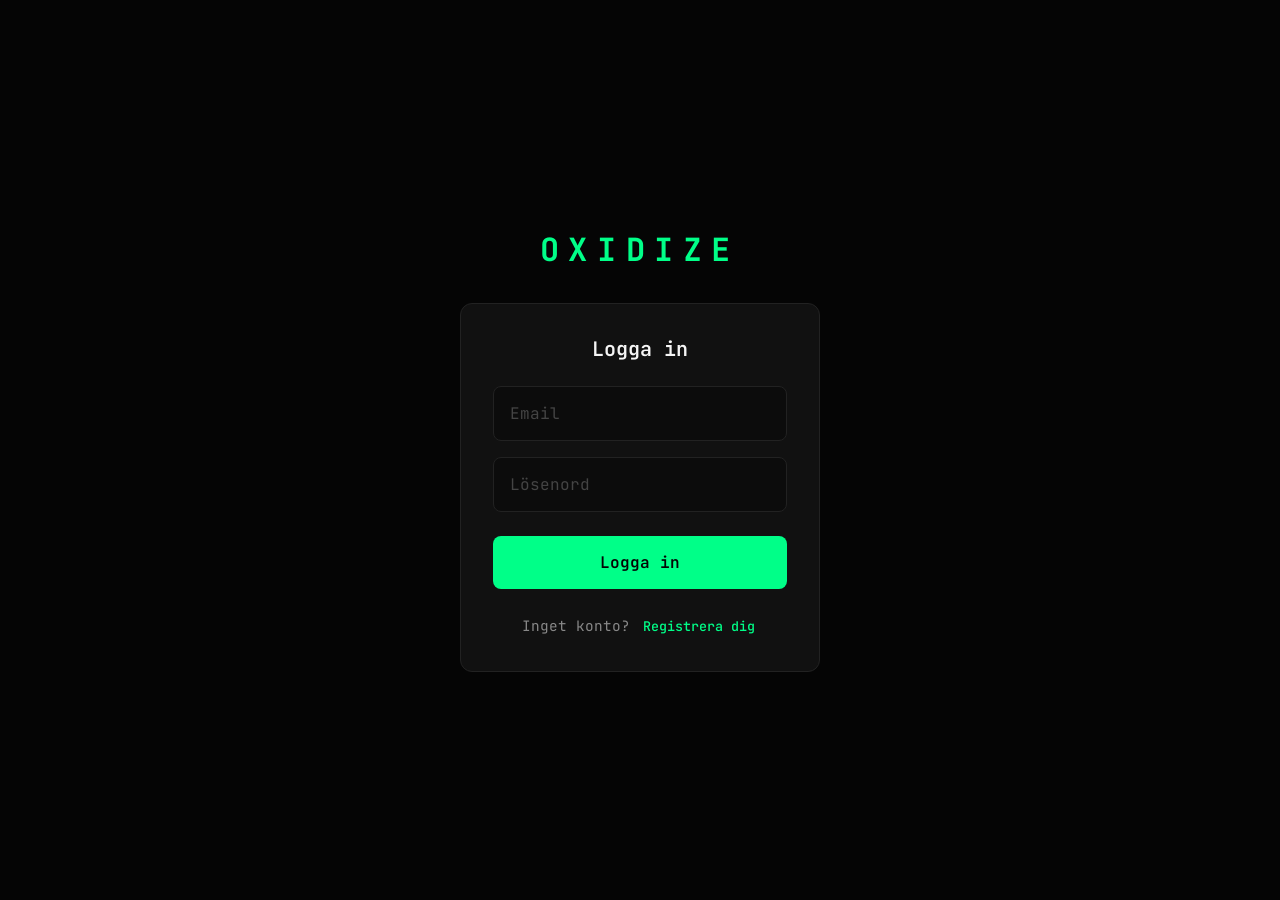
<file: index.html>
<!DOCTYPE html>
<html lang="sv">
<head>
    <meta charset="UTF-8">
    <meta name="viewport" content="width=device-width, initial-scale=1.0, maximum-scale=1.0, user-scalable=no, viewport-fit=cover">
    
    <!-- PWA Meta Tags -->
    <meta name="apple-mobile-web-app-capable" content="yes">
    <meta name="apple-mobile-web-app-status-bar-style" content="black-translucent">
    <meta name="apple-mobile-web-app-title" content="Oxidize">
    <meta name="mobile-web-app-capable" content="yes">
    <meta name="theme-color" content="#050505">
    <meta name="background-color" content="#050505">
    <meta name="msapplication-TileColor" content="#050505">
    <meta name="application-name" content="Oxidize">
    
    <title>Oxidize</title>
    
    <!-- Icons -->
    <link rel="icon" type="image/png" sizes="32x32" href="icon-192.png">
    <link rel="icon" type="image/png" sizes="16x16" href="icon-192.png">
    <link rel="apple-touch-icon" href="icon-192.png">
    <link rel="apple-touch-icon" sizes="180x180" href="icon-192.png">
    <link rel="apple-touch-icon" sizes="167x167" href="icon-192.png">
    <link rel="apple-touch-icon" sizes="152x152" href="icon-192.png">
    
    <!-- Manifest & Styles -->
    <link rel="manifest" href="manifest.json">
    <link rel="stylesheet" href="./style-feac5bdf626db269.css" integrity="sha384-ka+DQTn87nNlFovaxES6JtlQ7ExrGoDQU9npt+jdA+anVWbApczbH7REv90cFWAq"/>

    <!-- Trunk: copy PWA assets to dist -->
    
    
    
    
    
    
    
    <!-- Splash screens for iOS -->
    <meta name="apple-mobile-web-app-status-bar-style" content="black-translucent">
    
    <!-- Fonts -->
    <link rel="preconnect" href="https://fonts.googleapis.com">
    <link rel="preconnect" href="https://fonts.gstatic.com" crossorigin>
    <link href="https://fonts.googleapis.com/css2?family=JetBrains+Mono:wght@400;700&display=swap" rel="stylesheet">
    
    <!-- Service Worker Registration -->
    <script>
        if ('serviceWorker' in navigator) {
            window.addEventListener('load', () => {
                navigator.serviceWorker.register('sw.js')
                    .then(reg => console.log('SW registered'))
                    .catch(err => console.log('SW failed:', err));
            });
        }
    </script>
    
    <!-- Prevent iOS zoom on input focus -->
    <style>
        input, select, textarea { font-size: 16px !important; }
    </style>
<link rel="modulepreload" href="./oxidize-26a376edc24e1654.js" crossorigin="anonymous" integrity="sha384-22/d7kEUIEUElg83DNsWVCROZf/P2dKKM/MOFNFj0VMJk6s+Vhso7ZJV8PAsMBLe"><link rel="preload" href="./oxidize-26a376edc24e1654_bg.wasm" crossorigin="anonymous" integrity="sha384-vVN6lx9BsxuwlK0j8r92zA9ZvlnfVGZUtP1UpRr7Wi2VjKCMv1IP/N2MEbZDrbUX" as="fetch" type="application/wasm"></head>
<body>
    
<script type="module">
import init, * as bindings from './oxidize-26a376edc24e1654.js';
const wasm = await init({ module_or_path: './oxidize-26a376edc24e1654_bg.wasm' });


window.wasmBindings = bindings;


dispatchEvent(new CustomEvent("TrunkApplicationStarted", {detail: {wasm}}));

</script>
</body>
</html>
</file>
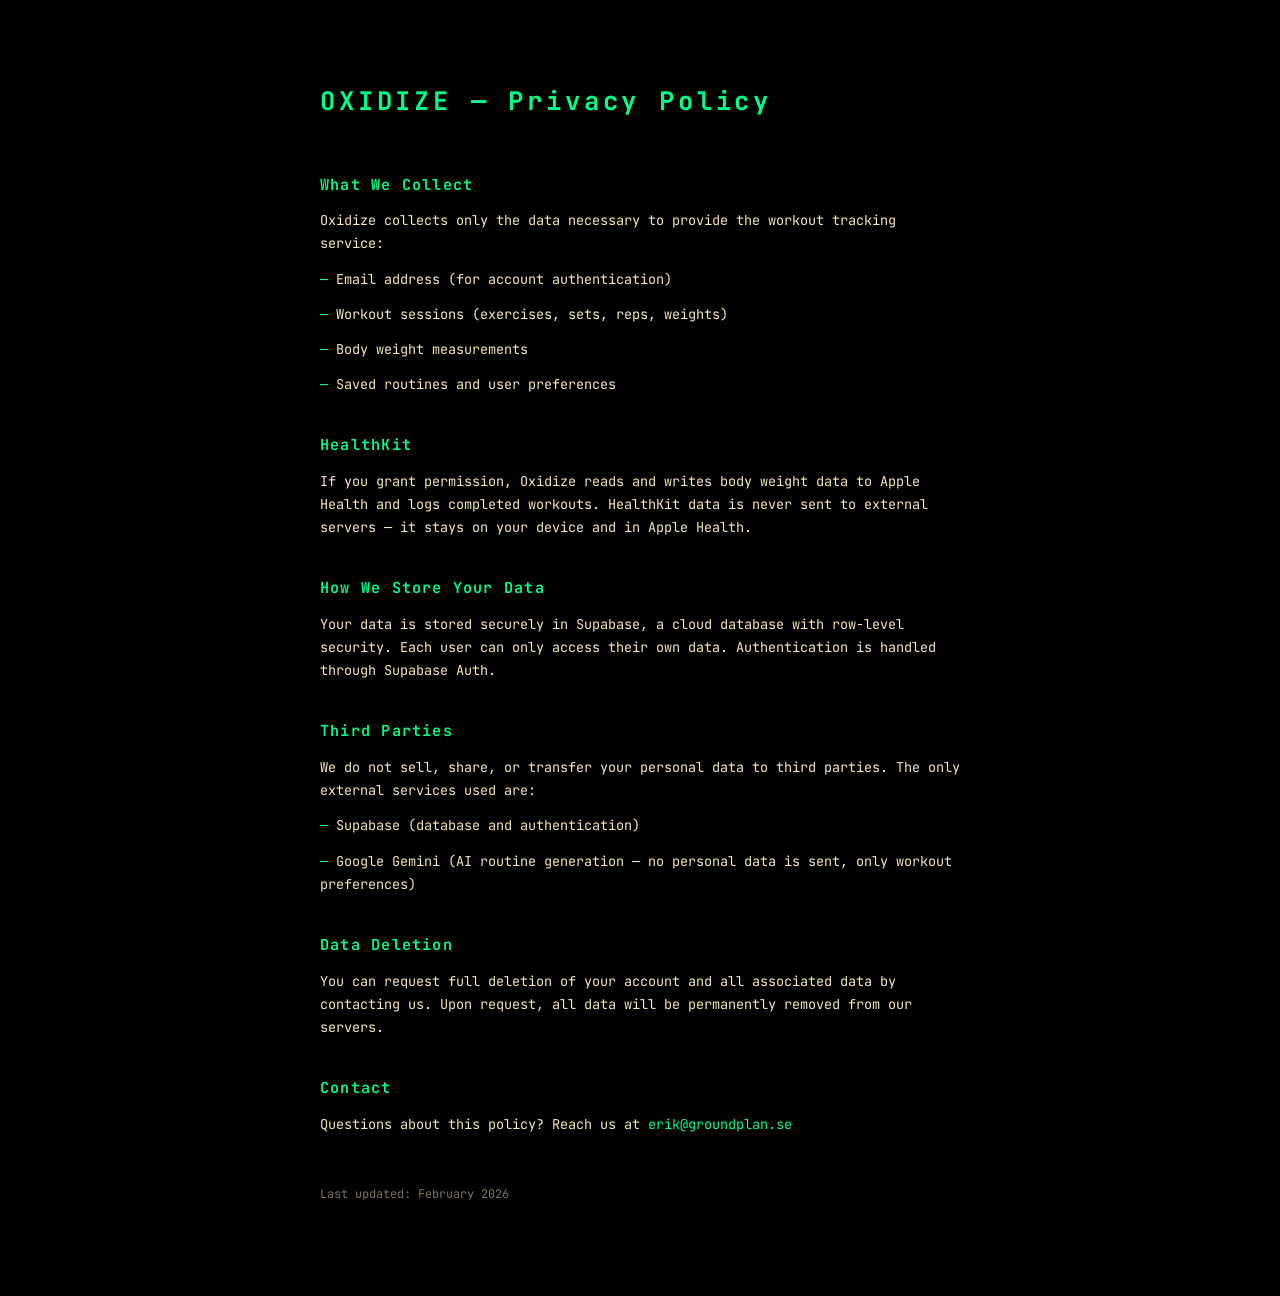
<file: privacy-policy/index.html>
<!DOCTYPE html>
<html lang="en">
<head>
    <meta charset="UTF-8">
    <meta name="viewport" content="width=device-width, initial-scale=1.0">
    <title>OXIDIZE — Privacy Policy</title>
    <link rel="preconnect" href="https://fonts.googleapis.com">
    <link rel="preconnect" href="https://fonts.gstatic.com" crossorigin>
    <link href="https://fonts.googleapis.com/css2?family=JetBrains+Mono:wght@400;600;700&display=swap" rel="stylesheet">
    <style>
        * {
            margin: 0;
            padding: 0;
            box-sizing: border-box;
        }

        body {
            background: #000000;
            font-family: 'JetBrains Mono', monospace;
            color: #f5e6b8;
            min-height: 100vh;
            display: flex;
            justify-content: center;
            padding: 80px 24px;
            line-height: 1.7;
        }

        .container {
            max-width: 640px;
            width: 100%;
        }

        h1 {
            color: #00ff88;
            font-size: 1.6rem;
            font-weight: 700;
            letter-spacing: 0.15em;
            margin-bottom: 48px;
        }

        h2 {
            color: #00ff88;
            font-size: 0.95rem;
            font-weight: 600;
            letter-spacing: 0.08em;
            margin-top: 36px;
            margin-bottom: 12px;
        }

        p, li {
            font-size: 0.85rem;
            font-weight: 400;
            margin-bottom: 12px;
        }

        ul {
            list-style: none;
            padding-left: 0;
        }

        ul li::before {
            content: "—  ";
            color: #00ff88;
        }

        a {
            color: #00ff88;
            text-decoration: none;
        }

        a:hover {
            text-decoration: underline;
        }

        .updated {
            margin-top: 48px;
            font-size: 0.75rem;
            opacity: 0.5;
        }
    </style>
</head>
<body>
    <div class="container">
        <h1>OXIDIZE — Privacy Policy</h1>

        <h2>What We Collect</h2>
        <p>Oxidize collects only the data necessary to provide the workout tracking service:</p>
        <ul>
            <li>Email address (for account authentication)</li>
            <li>Workout sessions (exercises, sets, reps, weights)</li>
            <li>Body weight measurements</li>
            <li>Saved routines and user preferences</li>
        </ul>

        <h2>HealthKit</h2>
        <p>If you grant permission, Oxidize reads and writes body weight data to Apple Health and logs completed workouts. HealthKit data is never sent to external servers — it stays on your device and in Apple Health.</p>

        <h2>How We Store Your Data</h2>
        <p>Your data is stored securely in Supabase, a cloud database with row-level security. Each user can only access their own data. Authentication is handled through Supabase Auth.</p>

        <h2>Third Parties</h2>
        <p>We do not sell, share, or transfer your personal data to third parties. The only external services used are:</p>
        <ul>
            <li>Supabase (database and authentication)</li>
            <li>Google Gemini (AI routine generation — no personal data is sent, only workout preferences)</li>
        </ul>

        <h2>Data Deletion</h2>
        <p>You can request full deletion of your account and all associated data by contacting us. Upon request, all data will be permanently removed from our servers.</p>

        <h2>Contact</h2>
        <p>Questions about this policy? Reach us at <a href="mailto:erik@groundplan.se">erik@groundplan.se</a></p>

        <p class="updated">Last updated: February 2026</p>
    </div>
</body>
</html>
</file>
<file: style-feac5bdf626db269.css>
:root {
    --bg-primary: #050505;
    --bg-secondary: #0c0c0c;
    --bg-card: #111111;
    --fg-primary: #f5f5f5;
    --fg-secondary: #888888;
    --fg-muted: #444444;
    --accent-a: #00ff88;
    --accent-b: #ff6600;
    --border: #222222;
    --font: 'JetBrains Mono', monospace;
}

* {
    margin: 0;
    padding: 0;
    box-sizing: border-box;
    -webkit-tap-highlight-color: transparent;
}

html, body {
    font-family: var(--font);
    background: var(--bg-primary);
    color: var(--fg-primary);
    min-height: 100vh;
    min-height: 100dvh;
    font-size: 16px;
    -webkit-font-smoothing: antialiased;
    overflow-x: hidden;
    touch-action: manipulation;
}

button {
    font-family: var(--font);
    cursor: pointer;
    border: none;
    background: none;
    color: inherit;
    -webkit-user-select: none;
    user-select: none;
}

.app {
    min-height: 100vh;
    min-height: 100dvh;
}

/* ═══════════════════════════════════════════════════════════════
   AUTH (Login / Register)
   ═══════════════════════════════════════════════════════════════ */

.auth-container {
    min-height: 100vh;
    min-height: 100dvh;
    display: flex;
    flex-direction: column;
    align-items: center;
    justify-content: center;
    padding: 2rem;
    background: var(--bg-primary);
}

.auth-logo {
    font-size: 2rem;
    font-weight: 700;
    letter-spacing: 0.3em;
    color: var(--accent-a);
    margin-bottom: 2rem;
}

.auth-card {
    background: var(--bg-card);
    border: 1px solid var(--border);
    border-radius: 12px;
    padding: 2rem;
    width: 100%;
    max-width: 360px;
}

.auth-title {
    font-size: 1.25rem;
    font-weight: 600;
    margin-bottom: 1.5rem;
    text-align: center;
}

.auth-input {
    width: 100%;
    padding: 1rem;
    margin-bottom: 1rem;
    background: var(--bg-secondary);
    border: 1px solid var(--border);
    border-radius: 8px;
    color: var(--fg-primary);
    font-family: var(--font);
    font-size: 1rem;
}

.auth-input:focus {
    outline: none;
    border-color: var(--accent-a);
}

.auth-input::placeholder {
    color: var(--fg-muted);
}

.auth-button {
    width: 100%;
    padding: 1rem;
    background: var(--accent-a);
    color: var(--bg-primary);
    font-weight: 600;
    font-size: 1rem;
    border-radius: 8px;
    margin-top: 0.5rem;
    transition: opacity 0.2s;
}

.auth-button:hover {
    opacity: 0.9;
}

.auth-button:disabled {
    opacity: 0.5;
    cursor: not-allowed;
}

.auth-error {
    background: rgba(255, 68, 68, 0.15);
    border: 1px solid #ff4444;
    color: #ff6666;
    padding: 0.75rem 1rem;
    border-radius: 8px;
    margin-bottom: 1rem;
    font-size: 0.9rem;
}

.auth-switch {
    margin-top: 1.5rem;
    text-align: center;
    color: var(--fg-secondary);
    font-size: 0.9rem;
}

.auth-link {
    color: var(--accent-a);
    font-weight: 500;
    padding: 0.25rem;
}

.auth-link:hover {
    text-decoration: underline;
}

.logout-btn {
    padding: 0.5rem 0.75rem;
    background: transparent;
    border: 1px solid var(--fg-muted);
    border-radius: 6px;
    color: var(--fg-secondary);
    font-size: 0.75rem;
    transition: all 0.2s;
}

.logout-btn:hover {
    border-color: #ff4444;
    color: #ff4444;
}

.logged-in-info {
    margin-top: 2rem;
    padding-top: 1rem;
    border-top: 1px solid var(--border);
    text-align: center;
    font-size: 0.75rem;
    color: var(--fg-muted);
    line-height: 1.6;
}

.logout-link {
    color: #00bcd4;
    font-size: 0.7rem;
    margin-top: 0.25rem;
    padding: 0.25rem 0.5rem;
    opacity: 0.7;
    transition: opacity 0.2s;
}

.logout-link:hover {
    opacity: 1;
    text-decoration: underline;
}

/* ═══════════════════════════════════════════════════════════════
   DASHBOARD
   ═══════════════════════════════════════════════════════════════ */

.dashboard {
    position: relative;
    min-height: 100vh;
    min-height: 100dvh;
    display: flex;
    flex-direction: column;
    align-items: center;
    justify-content: center;
    padding: 2rem;
    padding-top: max(2rem, env(safe-area-inset-top));
    gap: 1rem;
}

.logo {
    font-size: 1.2rem;
    font-weight: 700;
    letter-spacing: 0.5em;
    color: var(--fg-muted);
    margin-bottom: 1rem;
}

.sync-loading {
    color: var(--accent);
    font-size: 0.9rem;
    margin-bottom: 0.5rem;
    opacity: 0.8;
    animation: pulse 1.5s ease-in-out infinite;
}

@keyframes pulse {
    0%, 100% { opacity: 0.8; }
    50% { opacity: 0.4; }
}

.quick-stats {
    display: flex;
    gap: 3rem;
    margin-bottom: 1.5rem;
}

.last-workout-hint {
    background: rgba(255, 255, 255, 0.05);
    border-radius: 12px;
    padding: 1rem 1.5rem;
    margin-bottom: 1.5rem;
    display: flex;
    flex-direction: column;
    gap: 0.5rem;
    font-size: 1.1rem;
}

.hint-last {
    color: #888;
    font-size: 1.1rem;
}

.pass-a-text {
    color: #00ff88;
}

.pass-b-text {
    color: #00aaff;
}

.quick-stat {
    display: flex;
    flex-direction: column;
    align-items: center;
}

.quick-stat-value {
    font-size: 2rem;
    font-weight: 700;
}

.quick-stat-label {
    font-size: 0.7rem;
    color: var(--fg-muted);
    text-transform: uppercase;
    letter-spacing: 0.1em;
}

.start-btn {
    width: 100%;
    max-width: 300px;
    padding: 1.5rem 2rem;
    border: 2px solid;
    display: flex;
    flex-direction: column;
    align-items: center;
    gap: 0.25rem;
    transition: all 0.1s;
}

.start-btn-label {
    font-size: 1.5rem;
    font-weight: 700;
    letter-spacing: 0.2em;
}

.start-btn-focus {
    font-size: 0.65rem;
    opacity: 0.6;
    letter-spacing: 0.05em;
}

.start-btn.pass-a {
    color: var(--accent-a);
    border-color: var(--accent-a);
}

.start-btn.pass-a:active {
    background: var(--accent-a);
    color: var(--bg-primary);
}

.start-btn.pass-b {
    color: var(--accent-b);
    border-color: var(--accent-b);
}

.start-btn.pass-b:active {
    background: var(--accent-b);
    color: var(--bg-primary);
}

.recent-sessions {
    width: 100%;
    max-width: 300px;
    margin-top: 2rem;
}

.recent-title {
    font-size: 0.65rem;
    color: var(--fg-muted);
    text-transform: uppercase;
    letter-spacing: 0.15em;
    margin-bottom: 0.5rem;
}

.recent-item {
    display: flex;
    justify-content: space-between;
    align-items: center;
    padding: 0.5rem 0;
    border-bottom: 1px solid var(--border);
    font-size: 0.8rem;
}

.recent-routine {
    font-weight: 700;
}

.recent-routine.pass-a { color: var(--accent-a); }
.recent-routine.pass-b { color: var(--accent-b); }
.recent-routine.pass-c { color: #00ccff; }
.recent-routine.pass-d { color: #ff66cc; }
.recent-routine.pass-e { color: #ffcc00; }

.recent-date { color: var(--fg-secondary); }
.recent-duration { color: var(--fg-muted); font-size: 0.7rem; }

.stats-link {
    margin-top: 3rem;
    color: var(--fg-muted);
    font-size: 0.9rem;
    letter-spacing: 0.15em;
    padding: 1rem 2rem;
    cursor: pointer;
    border: 1px solid var(--border);
    border-radius: 8px;
    -webkit-tap-highlight-color: rgba(0, 255, 136, 0.2);
}

.stats-link:active {
    background: rgba(255, 255, 255, 0.05);
    color: var(--fg-secondary);
}

/* ═══════════════════════════════════════════════════════════════
   WORKOUT
   ═══════════════════════════════════════════════════════════════ */

.workout {
    min-height: 100vh;
    min-height: 100dvh;
    display: flex;
    flex-direction: column;
}

.workout-header {
    display: flex;
    justify-content: space-between;
    align-items: center;
    padding: 1rem 1.5rem;
    padding-top: max(1rem, env(safe-area-inset-top));
    background: var(--bg-secondary);
    border-bottom: 1px solid var(--border);
}

.workout-title {
    font-size: 0.9rem;
    font-weight: 700;
    letter-spacing: 0.2em;
}

.workout-title.accent-a { color: var(--accent-a); }
.workout-title.accent-b { color: var(--accent-b); }

.workout-timer {
    font-size: 1rem;
    font-weight: 700;
    color: var(--fg-secondary);
    font-variant-numeric: tabular-nums;
}

/* Progress dots */
.progress-dots {
    display: flex;
    gap: 6px;
    padding: 8px 12px;
    cursor: pointer;
    border-radius: 20px;
    background: rgba(255, 255, 255, 0.05);
}

.progress-dot {
    width: 10px;
    height: 10px;
    border-radius: 50%;
    background: var(--fg-muted);
    transition: all 0.2s;
}

.progress-dot.done {
    background: var(--accent-a);
}

.progress-dot.current {
    background: var(--accent-a);
    box-shadow: 0 0 8px var(--accent-a);
    animation: pulse 1.5s infinite;
}

.progress-dot.started {
    background: var(--accent-a);
    opacity: 0.5;
}

@keyframes pulse {
    0%, 100% { transform: scale(1); opacity: 1; }
    50% { transform: scale(1.3); opacity: 0.8; }
}

/* Overview modal */
.overview-modal-backdrop {
    position: fixed;
    top: 0;
    left: 0;
    right: 0;
    bottom: 0;
    background: rgba(0, 0, 0, 0.85);
    display: flex;
    align-items: center;
    justify-content: center;
    z-index: 100;
    padding: 1rem;
}

.overview-modal {
    background: var(--bg-card);
    border: 1px solid var(--border);
    border-radius: 16px;
    width: 100%;
    max-width: 400px;
    max-height: 80vh;
    overflow: hidden;
    display: flex;
    flex-direction: column;
}

.overview-header {
    display: flex;
    justify-content: space-between;
    align-items: center;
    padding: 1.25rem 1.5rem;
    border-bottom: 1px solid var(--border);
}

.overview-title {
    font-size: 1.1rem;
    font-weight: 700;
    letter-spacing: 0.1em;
}

.overview-close {
    width: 40px;
    height: 40px;
    font-size: 1.25rem;
    color: var(--fg-muted);
    display: flex;
    align-items: center;
    justify-content: center;
}

.overview-list {
    overflow-y: auto;
    padding: 0.5rem;
}

.overview-item {
    display: flex;
    align-items: center;
    width: 100%;
    padding: 1rem 1.25rem;
    gap: 0.75rem;
    border-radius: 12px;
    cursor: pointer;
    transition: background 0.15s;
    background: transparent;
    border: 1px solid transparent;
    text-align: left;
    font-size: 1rem;
    color: var(--fg);
}

.overview-item:active {
    background: rgba(255, 255, 255, 0.05);
}

.overview-item.current {
    background: rgba(0, 255, 136, 0.1);
    border: 1px solid var(--accent-a);
}

.overview-item.done {
    opacity: 0.6;
}

.superset-group {
    border-left: 2px solid var(--fg-muted);
    margin-left: 0.75rem;
    padding-left: 0;
    margin-bottom: 0.5rem;
}

.superset-group .overview-item {
    margin-left: 0;
    border-radius: 0 8px 8px 0;
}

.superset-group .overview-item:first-child {
    border-radius: 0 8px 0 0;
}

.superset-group .overview-item:last-child {
    border-radius: 0 0 8px 0;
}

.overview-icon {
    width: 24px;
    font-size: 1rem;
    color: var(--accent-a);
    text-align: center;
}

.overview-name {
    flex: 1;
    font-size: 1rem;
}

.overview-item.done .overview-name {
    text-decoration: line-through;
    color: var(--fg-muted);
}

.overview-sets {
    font-size: 0.85rem;
    color: var(--fg-secondary);
    font-variant-numeric: tabular-nums;
}

.workout-main {
    flex: 1;
    display: flex;
    flex-direction: column;
}

.workout-footer {
    padding: 1rem;
    padding-bottom: max(1rem, env(safe-area-inset-bottom));
    background: var(--bg-secondary);
    border-top: 1px solid var(--border);
}

.workout-footer {
    display: flex;
    gap: 1rem;
}

.back-btn {
    flex: 1;
    padding: 0.75rem;
    font-size: 0.75rem;
    color: var(--fg-muted);
    background: transparent;
    border: 1px solid var(--border);
    border-radius: 8px;
    letter-spacing: 0.05em;
    display: flex;
    align-items: center;
    justify-content: center;
    gap: 0.4rem;
}

.back-btn:active {
    background: rgba(255, 255, 255, 0.05);
}

.pause-icon {
    display: inline-block;
    width: 14px;
    height: 14px;
    background: url("data:image/svg+xml,%3Csvg xmlns='http://www.w3.org/2000/svg' viewBox='0 0 24 24'%3E%3Crect x='6' y='4' width='4' height='16' rx='1' fill='%23e8e8e8'/%3E%3Crect x='14' y='4' width='4' height='16' rx='1' fill='%23e8e8e8'/%3E%3C/svg%3E") center/contain no-repeat;
    vertical-align: middle;
}

.cancel-workout-btn {
    flex: 1;
    padding: 0.75rem;
    font-size: 0.75rem;
    color: var(--fg-muted);
    background: transparent;
    border: 1px solid var(--border);
    border-radius: 8px;
    letter-spacing: 0.05em;
}

.cancel-workout-btn:active {
    color: #ff4444;
    border-color: #ff4444;
}

/* Paused workout banner */
.paused-workout-banner {
    background: rgba(255, 255, 255, 0.03);
    border: 1px solid var(--border);
    border-radius: 8px;
    padding: 0.6rem 0.8rem;
    margin-bottom: 1rem;
    display: flex;
    justify-content: space-between;
    align-items: center;
    gap: 0.75rem;
}

.paused-info {
    display: flex;
    align-items: center;
    gap: 0.5rem;
}

.paused-label {
    font-size: 0.75rem;
    color: var(--fg-muted);
    font-weight: 500;
    display: flex;
    align-items: center;
    gap: 0.3rem;
}

.paused-routine {
    font-size: 0.9rem;
    font-weight: 700;
}

.paused-progress {
    display: none; /* Hide on mobile for compactness */
}

.resume-btn {
    padding: 0.4rem 0.75rem;
    font-size: 0.85rem;
    font-weight: 500;
    color: var(--accent);
    background: transparent;
    border: 1px solid var(--accent);
    border-radius: 6px;
    white-space: nowrap;
}

.resume-btn:active {
    background: rgba(0, 255, 136, 0.1);
}

/* Confirmation dialog */
.modal-overlay {
    position: fixed;
    top: 0;
    left: 0;
    right: 0;
    bottom: 0;
    background: rgba(0, 0, 0, 0.8);
    display: flex;
    align-items: center;
    justify-content: center;
    z-index: 1000;
    padding: 1rem;
}

.confirm-dialog {
    background: var(--bg-card);
    border: 1px solid var(--border);
    border-radius: 16px;
    padding: 1.5rem;
    max-width: 320px;
    width: 100%;
}

.confirm-title {
    font-size: 1.2rem;
    font-weight: 700;
    margin-bottom: 0.75rem;
}

.confirm-text {
    font-size: 1rem;
    color: var(--fg-muted);
    margin-bottom: 1.5rem;
    line-height: 1.5;
}

.confirm-buttons {
    display: flex;
    gap: 1rem;
}

.confirm-cancel {
    flex: 1;
    padding: 0.75rem;
    font-size: 1rem;
    color: var(--fg-muted);
    border: 1px solid var(--border);
    border-radius: 8px;
}

.confirm-ok {
    flex: 1;
    padding: 0.75rem;
    font-size: 1rem;
    font-weight: 600;
    color: var(--bg);
    background: #ff4444;
    border: none;
    border-radius: 8px;
}

/* Sync warning dialog */
.sync-warning-dialog {
    background: var(--bg-card);
    border: 2px solid #ff9800;
    border-radius: 16px;
    padding: 1.5rem;
    max-width: 320px;
    width: 100%;
    text-align: center;
}

.sync-warning-icon {
    font-size: 3rem;
    margin-bottom: 1rem;
}

.sync-warning-title {
    font-size: 1.2rem;
    font-weight: 700;
    color: #ff9800;
    margin-bottom: 0.75rem;
}

.sync-warning-text {
    font-size: 0.95rem;
    color: var(--fg-muted);
    margin-bottom: 1.5rem;
    line-height: 1.5;
}

.sync-warning-btn {
    width: 100%;
    padding: 0.875rem;
    font-size: 1rem;
    font-weight: 600;
    color: #000;
    background: #ff9800;
    border: none;
    border-radius: 8px;
}

.saving-indicator {
    color: var(--accent);
    font-size: 1.2rem;
    font-weight: 600;
    padding: 1rem 2rem;
    animation: pulse 1.5s ease-in-out infinite;
}

/* ═══════════════════════════════════════════════════════════════
   EXERCISE SCREEN
   ═══════════════════════════════════════════════════════════════ */

.exercise-screen {
    flex: 1;
    display: flex;
    flex-direction: column;
    align-items: center;
    justify-content: center;
    padding: 2rem;
    text-align: center;
}

.exercise-progress {
    font-size: 0.75rem;
    color: var(--fg-muted);
    letter-spacing: 0.15em;
    margin-bottom: 0.5rem;
}

.superset-indicator {
    font-size: 0.75rem;
    color: var(--fg-muted);
    margin-bottom: 0.5rem;
    letter-spacing: 0.05em;
}

.bodyweight-indicator {
    font-size: 0.7rem;
    font-weight: 700;
    color: #ffa500;
    background: rgba(255, 165, 0, 0.15);
    padding: 0.25rem 0.75rem;
    border-radius: 4px;
    margin-bottom: 0.5rem;
    letter-spacing: 0.15em;
}

.exercise-hint {
    font-size: 0.75rem;
    color: var(--fg-muted);
    margin-top: 0.25rem;
    margin-bottom: 0.5rem;
    font-style: italic;
}

.exercise-name-big {
    font-size: 1.75rem;
    font-weight: 700;
    letter-spacing: 0.1em;
    text-transform: uppercase;
    margin-bottom: 2rem;
}

.weight-section {
    display: flex;
    align-items: center;
    gap: 1rem;
    margin-bottom: 2.5rem;
}

.weight-adjust {
    width: 50px;
    height: 50px;
    font-size: 1.5rem;
    font-weight: 700;
    border: 1px solid var(--border);
    color: var(--fg-secondary);
    border-radius: 4px;
}

.weight-adjust:active {
    background: var(--border);
    color: var(--fg-primary);
}

.weight-display-big {
    display: flex;
    align-items: baseline;
    gap: 0.25rem;
}

.weight-value {
    font-size: 3rem;
    font-weight: 700;
    font-variant-numeric: tabular-nums;
}

.weight-unit {
    font-size: 1rem;
    color: var(--fg-secondary);
}

/* Rep buttons */
.rep-label {
    font-size: 0.8rem;
    color: var(--fg-secondary);
    margin-bottom: 1rem;
    letter-spacing: 0.05em;
}

.rep-buttons {
    display: grid;
    grid-template-columns: repeat(4, 1fr);
    gap: 0.5rem;
    width: 100%;
    max-width: 280px;
    margin-bottom: 1rem;
}

.rep-button {
    aspect-ratio: 1;
    font-size: 1.25rem;
    font-weight: 700;
    background: var(--bg-card);
    border: 2px solid var(--border);
    color: var(--fg-secondary);
    border-radius: 4px;
    transition: all 0.1s;
}

.rep-button:active {
    transform: scale(0.95);
}

.rep-button.target {
    border-color: var(--accent-a);
    color: var(--accent-a);
    background: rgba(0, 255, 136, 0.05);
}

.rep-button.target:active {
    background: var(--accent-a);
    color: var(--bg-primary);
}

.rep-button.last {
    border-color: #00aaff;
    color: #00aaff;
    background: rgba(0, 170, 255, 0.1);
}

.rep-button.last:active {
    background: #00aaff;
    color: var(--bg-primary);
}

.rep-target-hint {
    font-size: 0.7rem;
    color: var(--fg-muted);
    letter-spacing: 0.1em;
}

.skip-exercise-btn {
    margin-top: 2rem;
    padding: 0.875rem 1.5rem;
    font-size: 0.9rem;
    color: var(--fg-muted);
    border: 1px solid var(--border);
    border-radius: 8px;
    letter-spacing: 0.05em;
    transition: all 0.15s;
}

.skip-exercise-btn:active {
    color: var(--fg-secondary);
    border-color: var(--fg-muted);
    background: rgba(255, 255, 255, 0.05);
}

/* ═══════════════════════════════════════════════════════════════
   TIMER EXERCISE (e.g., Mountain Climbers)
   ═══════════════════════════════════════════════════════════════ */

.timer-section {
    width: 100%;
    max-width: 320px;
    display: flex;
    flex-direction: column;
    align-items: center;
    gap: 1rem;
}

.timer-selector {
    display: flex;
    flex-direction: column;
    align-items: center;
    gap: 1rem;
    width: 100%;
}

.timer-label {
    font-size: 0.85rem;
    letter-spacing: 0.15em;
    color: var(--fg-muted);
    text-transform: uppercase;
}

.duration-buttons {
    display: flex;
    flex-wrap: wrap;
    justify-content: center;
    gap: 0.5rem;
}

.duration-button {
    padding: 0.75rem 1rem;
    font-size: 1rem;
    font-weight: 600;
    background: var(--bg-card);
    border: 2px solid var(--border);
    color: var(--fg-secondary);
    border-radius: 8px;
    min-width: 50px;
    transition: all 0.15s;
}

.duration-button.target {
    border-color: var(--accent-a);
    color: var(--accent-a);
}

.duration-button.selected {
    background: var(--accent-a);
    border-color: var(--accent-a);
    color: var(--bg-primary);
}

.duration-button.last {
    border-color: #00aaff;
    color: #00aaff;
    background: rgba(0, 170, 255, 0.1);
}

.timer-start-btn {
    width: 100%;
    padding: 1.25rem;
    font-size: 1.3rem;
    font-weight: 700;
    letter-spacing: 0.1em;
    background: var(--accent-a);
    color: var(--bg-primary);
    border: none;
    border-radius: 12px;
    margin-top: 0.5rem;
}

.timer-start-btn:active {
    transform: scale(0.98);
    opacity: 0.9;
}

.timer-target-hint {
    font-size: 0.7rem;
    color: var(--fg-muted);
    letter-spacing: 0.1em;
}

.timer-countdown {
    display: flex;
    flex-direction: column;
    align-items: center;
    gap: 2rem;
}

.timer-display {
    font-size: 5rem;
    font-weight: 700;
    font-variant-numeric: tabular-nums;
    color: var(--fg-primary);
    text-shadow: 0 0 40px rgba(0, 255, 136, 0.3);
    animation: timer-pulse 1s ease-in-out infinite;
}

@keyframes timer-pulse {
    0%, 100% { opacity: 1; }
    50% { opacity: 0.7; }
}

.timer-stop-btn {
    padding: 0.75rem 2rem;
    font-size: 1rem;
    color: var(--fg-muted);
    background: transparent;
    border: 1px solid var(--border);
    border-radius: 8px;
}

/* Red flash when timer ends */
.timer-flash {
    animation: flash-red 0.8s ease-out;
}

@keyframes flash-red {
    0% { background: #ff0000; }
    20% { background: #ff0000; }
    100% { background: var(--bg-primary); }
}

/* ═══════════════════════════════════════════════════════════════
   REST SCREEN
   ═══════════════════════════════════════════════════════════════ */

.rest-screen {
    flex: 1;
    display: flex;
    flex-direction: column;
    align-items: center;
    justify-content: center;
    padding: 2rem;
    text-align: center;
}

.rest-label {
    font-size: 0.8rem;
    color: var(--fg-muted);
    letter-spacing: 0.3em;
    margin-bottom: 0.5rem;
}

.rest-timer {
    font-size: 4rem;
    font-weight: 700;
    color: #ffaa00;
    font-variant-numeric: tabular-nums;
    margin-bottom: 2rem;
}

.rest-next {
    display: flex;
    flex-direction: column;
    gap: 0.25rem;
    margin-bottom: 3rem;
}

.rest-next-label {
    font-size: 0.7rem;
    color: var(--fg-muted);
    letter-spacing: 0.1em;
}

.rest-next-exercise {
    font-size: 1.25rem;
    font-weight: 700;
    letter-spacing: 0.1em;
    text-transform: uppercase;
}

.rest-next-set {
    font-size: 0.8rem;
    color: var(--fg-secondary);
}

.rest-continue-btn {
    padding: 1.25rem 3rem;
    font-size: 1rem;
    font-weight: 700;
    letter-spacing: 0.15em;
    background: var(--fg-primary);
    color: var(--bg-primary);
    border-radius: 4px;
}

.rest-continue-btn:active {
    opacity: 0.8;
}

/* ═══════════════════════════════════════════════════════════════
   FINISH SCREEN
   ═══════════════════════════════════════════════════════════════ */

.finish-screen {
    flex: 1;
    display: flex;
    flex-direction: column;
    align-items: center;
    justify-content: center;
    padding: 2rem;
    text-align: center;
}

.finish-icon {
    font-size: 4rem;
    color: var(--accent-a);
    margin-bottom: 1rem;
}

.finish-title {
    font-size: 1.5rem;
    font-weight: 700;
    margin-bottom: 0.5rem;
}

.finish-time {
    font-size: 2rem;
    color: var(--fg-secondary);
    font-variant-numeric: tabular-nums;
    margin-bottom: 1rem;
}

.finish-stats {
    display: flex;
    gap: 2rem;
    margin-bottom: 2.5rem;
}

.finish-stat {
    font-size: 1rem;
    color: var(--fg-muted);
    padding: 0.5rem 1rem;
    background: var(--bg-secondary);
    border-radius: 4px;
}

.finish-save-btn {
    padding: 1.25rem 3rem;
    font-size: 1rem;
    font-weight: 700;
    letter-spacing: 0.15em;
    background: var(--accent-a);
    color: var(--bg-primary);
    border-radius: 4px;
}

.finish-save-btn:active {
    opacity: 0.8;
}

.health-link {
    display: block;
    margin-top: 1.5rem;
    padding: 0.75rem 1.5rem;
    font-size: 0.85rem;
    color: #ff2d55;
    text-decoration: none;
    border: 1px solid #ff2d55;
    border-radius: 4px;
    transition: all 0.2s;
}

.health-link:hover, .health-link:active {
    background: rgba(255, 45, 85, 0.15);
}

/* ═══════════════════════════════════════════════════════════════
   STATS - MOBILE OPTIMIZED
   ═══════════════════════════════════════════════════════════════ */

.stats {
    min-height: 100vh;
    min-height: 100dvh;
    display: flex;
    flex-direction: column;
}

.stats-header {
    display: flex;
    justify-content: space-between;
    align-items: center;
    padding: 1rem 1.25rem;
    padding-top: max(1rem, env(safe-area-inset-top));
    background: var(--bg-secondary);
    border-bottom: 1px solid var(--border);
    position: sticky;
    top: 0;
    z-index: 10;
}

.stats-title {
    font-size: 1.1rem;
    font-weight: 700;
    letter-spacing: 0.15em;
}

.stats-back-btn {
    width: 48px;
    height: 48px;
    font-size: 1.5rem;
    color: var(--fg-secondary);
    display: flex;
    align-items: center;
    justify-content: center;
}

.stats-body {
    flex: 1;
    padding: 1rem;
    padding-bottom: calc(1rem + env(safe-area-inset-bottom));
    overflow-y: auto;
    -webkit-overflow-scrolling: touch;
}

.stat-card {
    background: var(--bg-card);
    border: 1px solid var(--border);
    border-radius: 12px;
    padding: 1.5rem;
    margin-bottom: 1rem;
}

.stat-card-title {
    font-size: 0.85rem;
    font-weight: 700;
    letter-spacing: 0.15em;
    text-transform: uppercase;
    color: var(--fg-secondary);
    margin-bottom: 1.25rem;
}

.stat-grid {
    display: grid;
    grid-template-columns: repeat(2, 1fr);
    gap: 1.25rem;
}

.stat-item {
    display: flex;
    flex-direction: column;
    gap: 0.25rem;
}

.stat-value {
    font-size: 2rem;
    font-weight: 700;
    font-variant-numeric: tabular-nums;
}

.stat-value.highlight {
    color: var(--accent-a);
}

.stat-label {
    font-size: 0.8rem;
    color: var(--fg-muted);
    text-transform: uppercase;
    letter-spacing: 0.08em;
}

.mini-chart {
    display: flex;
    align-items: flex-end;
    gap: 6px;
    height: 60px;
    margin-top: 1.25rem;
}

.mini-bar {
    flex: 1;
    background: var(--accent-a);
    opacity: 0.6;
    border-radius: 3px;
}

.history-item {
    display: grid;
    grid-template-columns: 20% 35% 25% 20%;
    align-items: center;
    padding: 0.9rem 0;
    border-bottom: 1px solid var(--border);
    font-size: 0.95rem;
}

.history-item:last-child {
    border-bottom: none;
}

.history-routine {
    font-weight: 700;
    font-size: 0.95rem;
}

.history-routine.pass-a { color: var(--accent-a); }
.history-routine.pass-b { color: var(--accent-b); }

.history-date { 
    color: var(--fg-secondary); 
    font-size: 0.85rem;
}

.history-eff { 
    color: var(--accent-a); 
    font-size: 0.85rem;
    text-align: right;
}

.history-duration { 
    color: var(--fg-muted); 
    font-size: 0.85rem;
    text-align: right;
}

.empty-state {
    text-align: center;
    padding: 3rem 2rem;
    color: var(--fg-muted);
    font-size: 1rem;
}

.loading {
    display: flex;
    align-items: center;
    justify-content: center;
    min-height: 100vh;
    color: var(--fg-muted);
    font-size: 1rem;
}

/* Scrollbar */
::-webkit-scrollbar { width: 4px; }
::-webkit-scrollbar-track { background: var(--bg-primary); }
::-webkit-scrollbar-thumb { background: var(--border); }

/* ═══════════════════════════════════════════════════════════════
   ADVANCED STATS - MOBILE OPTIMIZED
   ═══════════════════════════════════════════════════════════════ */

/* Hero Card - Power Score */
.hero-card {
    background: linear-gradient(135deg, var(--bg-card) 0%, rgba(0, 255, 136, 0.08) 100%);
    border-color: var(--accent-a);
    border-width: 2px;
    text-align: center;
    padding: 2rem 1.5rem;
}

.hero-label {
    font-size: 0.9rem;
    letter-spacing: 0.25em;
    color: var(--accent-a);
    margin-bottom: 0.75rem;
}

.hero-value {
    font-size: 4.5rem;
    font-weight: 700;
    color: var(--fg-primary);
    line-height: 1;
}

.hero-unit {
    font-size: 1.5rem;
    color: var(--fg-secondary);
}

.hero-subtitle {
    font-size: 0.9rem;
    color: var(--fg-muted);
    margin-top: 0.75rem;
    margin-bottom: 2rem;
}

/* Big 4 Grid */
.big4-grid {
    display: grid;
    grid-template-columns: repeat(2, 1fr);
    gap: 0.75rem;
    margin-bottom: 1.5rem;
}

.big4-item {
    display: flex;
    justify-content: space-between;
    align-items: center;
    padding: 0.875rem 1rem;
    background: rgba(0, 0, 0, 0.4);
    border-left: 3px solid var(--accent-a);
    border-radius: 0 8px 8px 0;
}

.big4-name {
    font-size: 0.9rem;
    color: var(--fg-secondary);
}

.big4-value {
    font-size: 1.25rem;
    font-weight: 700;
    font-variant-numeric: tabular-nums;
    color: var(--fg-primary);
}

/* Power Chart */
.power-chart {
    display: flex;
    align-items: flex-end;
    gap: 8px;
    height: 70px;
    padding-top: 1rem;
    border-top: 1px solid var(--border);
}

.power-bar {
    flex: 1;
    background: linear-gradient(180deg, var(--accent-a) 0%, rgba(0, 255, 136, 0.3) 100%);
    border-radius: 4px 4px 0 0;
    min-height: 6px;
}

/* Bodyweight Editor */
.bodyweight-edit {
    display: flex;
    justify-content: center;
    margin-bottom: 1rem;
}

.bw-display {
    display: flex;
    align-items: center;
    padding: 0.875rem 1.25rem;
    background: var(--bg-secondary);
    border-radius: 8px;
    cursor: pointer;
    min-height: 52px;
}

.bw-label {
    font-size: 0.95rem;
    color: var(--fg-muted);
}

.bw-value {
    font-size: 1.25rem;
    font-weight: 700;
    font-variant-numeric: tabular-nums;
}

.bw-kg {
    font-size: 0.95rem;
    color: var(--fg-muted);
}

.bw-edit-icon {
    color: var(--accent-b);
    margin-left: 0.75rem;
    font-size: 1.1rem;
}

.bw-input-row {
    display: flex;
    align-items: center;
    gap: 0.75rem;
}

.bw-input {
    width: 100px;
    padding: 0.875rem;
    font-family: var(--font);
    font-size: 1.25rem;
    background: var(--bg-secondary);
    border: 2px solid var(--accent-b);
    color: var(--fg-primary);
    text-align: center;
    border-radius: 8px;
}

.bw-save {
    width: 52px;
    height: 52px;
    background: var(--accent-b);
    color: var(--bg-primary);
    font-weight: 700;
    font-size: 1.25rem;
    border-radius: 8px;
}

/* Weight Chart */
.weight-chart-container {
    width: 100%;
    margin-top: 1rem;
    position: relative;
}

.weight-chart-svg {
    width: 100%;
    height: auto;
    display: block;
    overflow: visible;
}

.weight-line {
    fill: none;
    stroke: var(--accent-a);
    stroke-width: 0.8; /* Reeeeally thin and clean */
    stroke-linecap: round;
    stroke-linejoin: round;
}

.weight-point {
    fill: var(--accent-a);
    stroke: var(--bg-card);
    stroke-width: 0.5;
}

.weight-stats-row {
    display: flex;
    justify-content: space-between;
    margin-top: 1.5rem;
    padding: 0 5px;
    border-top: 1px solid rgba(255, 255, 255, 0.05);
    padding-top: 1rem;
}

.weight-stat {
    display: flex;
    flex-direction: column;
    gap: 0.25rem;
}

.weight-stat-label {
    font-size: 0.75rem;
    color: var(--fg-secondary);
    text-transform: uppercase;
    letter-spacing: 0.05em;
}

.weight-stat-val {
    font-size: 1.25rem;
    font-weight: 700;
    color: var(--fg-primary);
}

.weight-stat-val.highlight {
    color: var(--accent-a);
}

.empty-chart {
    padding: 2rem;
    text-align: center;
    color: var(--fg-muted);
    font-size: 0.9rem;
}

/* Progressive Overload */
.overload-grid {
    display: flex;
    flex-direction: column;
    gap: 0.4rem;
    margin-bottom: 1rem;
}

.overload-item {
    display: flex;
    align-items: center;
    gap: 0.4rem;
    padding: 0.5rem 0.5rem;
    background: rgba(0, 0, 0, 0.2);
    border-left: 3px solid var(--border);
    border-radius: 0 6px 6px 0;
    min-height: 40px;
}

.overload-item.improved { border-left-color: var(--accent-a); background: rgba(0, 255, 136, 0.08); }
.overload-item.maintained { border-left-color: #888888; }
.overload-item.regressed { border-left-color: #ff4444; background: rgba(255, 68, 68, 0.08); }
.overload-item.first { border-left-color: #00ccff; background: rgba(0, 204, 255, 0.08); }

.overload-icon {
    width: 26px;
    height: 26px;
    flex-shrink: 0;
    display: inline-block;
}

/* Up arrow for improved - green */
.overload-item.improved .overload-icon {
    background: url("data:image/svg+xml,%3Csvg xmlns='http://www.w3.org/2000/svg' viewBox='0 0 24 24'%3E%3Cpath d='M12 19V5' stroke='%2300ff88' stroke-width='4' stroke-linecap='round'/%3E%3Cpath d='M6 11l6-6 6 6' stroke='%2300ff88' stroke-width='4' stroke-linecap='round' stroke-linejoin='round' fill='none'/%3E%3C/svg%3E") center/contain no-repeat;
}

/* Right arrow for maintained - cyan */
.overload-item.maintained .overload-icon {
    background: url("data:image/svg+xml,%3Csvg xmlns='http://www.w3.org/2000/svg' viewBox='0 0 24 24'%3E%3Cpath d='M4 12h14' stroke='%2300bcd4' stroke-width='4' stroke-linecap='round'/%3E%3Cpath d='M13 6l6 6-6 6' stroke='%2300bcd4' stroke-width='4' stroke-linecap='round' stroke-linejoin='round' fill='none'/%3E%3C/svg%3E") center/contain no-repeat;
}

/* Down arrow for regressed - light gray almost white */
.overload-item.regressed .overload-icon {
    background: url("data:image/svg+xml,%3Csvg xmlns='http://www.w3.org/2000/svg' viewBox='0 0 24 24'%3E%3Cpath d='M12 4v14' stroke='%23e8e8e8' stroke-width='4' stroke-linecap='round'/%3E%3Cpath d='M6 13l6 6 6-6' stroke='%23e8e8e8' stroke-width='4' stroke-linecap='round' stroke-linejoin='round' fill='none'/%3E%3C/svg%3E") center/contain no-repeat;
}

/* New badge for first time - light gray, smaller */
.overload-item.first .overload-icon {
    width: 22px;
    height: 22px;
    background: url("data:image/svg+xml,%3Csvg xmlns='http://www.w3.org/2000/svg' viewBox='0 0 24 24'%3E%3Crect x='2' y='5' width='20' height='14' rx='2' stroke='%23888' stroke-width='2' fill='none'/%3E%3Ctext x='12' y='16' text-anchor='middle' fill='%23888' font-size='10' font-weight='bold' font-family='system-ui'%3ENY%3C/text%3E%3C/svg%3E") center/contain no-repeat;
}

/* Legend icons */
.legend-item {
    display: flex;
    align-items: center;
    gap: 0.25rem;
}

.legend-icon {
    width: 18px;
    height: 18px;
    display: inline-block;
}

.legend-item.improved .legend-icon {
    background: url("data:image/svg+xml,%3Csvg xmlns='http://www.w3.org/2000/svg' viewBox='0 0 24 24'%3E%3Cpath d='M12 19V5' stroke='%2300ff88' stroke-width='4' stroke-linecap='round'/%3E%3Cpath d='M6 11l6-6 6 6' stroke='%2300ff88' stroke-width='4' stroke-linecap='round' stroke-linejoin='round' fill='none'/%3E%3C/svg%3E") center/contain no-repeat;
}

.legend-item.maintained .legend-icon {
    background: url("data:image/svg+xml,%3Csvg xmlns='http://www.w3.org/2000/svg' viewBox='0 0 24 24'%3E%3Cpath d='M4 12h14' stroke='%2300bcd4' stroke-width='4' stroke-linecap='round'/%3E%3Cpath d='M13 6l6 6-6 6' stroke='%2300bcd4' stroke-width='4' stroke-linecap='round' stroke-linejoin='round' fill='none'/%3E%3C/svg%3E") center/contain no-repeat;
}

.legend-item.regressed .legend-icon {
    background: url("data:image/svg+xml,%3Csvg xmlns='http://www.w3.org/2000/svg' viewBox='0 0 24 24'%3E%3Cpath d='M12 4v14' stroke='%23e8e8e8' stroke-width='4' stroke-linecap='round'/%3E%3Cpath d='M6 13l6 6 6-6' stroke='%23e8e8e8' stroke-width='4' stroke-linecap='round' stroke-linejoin='round' fill='none'/%3E%3C/svg%3E") center/contain no-repeat;
}

.overload-name {
    font-size: 0.75rem;
    color: var(--fg-secondary);
    white-space: nowrap;
    overflow: hidden;
    text-overflow: ellipsis;
}

.overload-legend {
    display: flex;
    justify-content: center;
    flex-wrap: wrap;
    gap: 1rem;
    font-size: 0.85rem;
    color: var(--fg-muted);
}

/* Weekly Volume Per Muscle */
.stat-card-hint {
    font-size: 0.8rem;
    color: var(--fg-muted);
    margin-top: -0.75rem;
    margin-bottom: 1.25rem;
}

.volume-grid {
    display: flex;
    flex-direction: column;
    gap: 0.5rem;
}

.volume-row {
    display: grid;
    grid-template-columns: 5.5rem 1fr 2rem;
    align-items: center;
    gap: 0.75rem;
}

.volume-name {
    font-size: 0.85rem;
    color: var(--fg-secondary);
}

.volume-bar-track {
    height: 8px;
    background: rgba(255, 255, 255, 0.06);
    border-radius: 4px;
    position: relative;
    overflow: visible;
}

.volume-bar-fill {
    height: 100%;
    border-radius: 4px;
    transition: width 0.3s ease;
}

.volume-bar-target {
    position: absolute;
    left: 50%;
    top: -2px;
    bottom: -2px;
    width: 1px;
    background: rgba(255, 255, 255, 0.15);
}

.volume-count {
    font-size: 0.9rem;
    font-weight: 700;
    font-variant-numeric: tabular-nums;
    text-align: right;
}

/* Volume zone colors */
.vol-none .volume-bar-fill { background: rgba(50, 50, 50, 0.6); }
.vol-none .volume-count { color: var(--fg-muted); }

.vol-low .volume-bar-fill { background: rgba(255, 170, 0, 0.6); }
.vol-low .volume-count { color: #ffaa00; }

.vol-optimal .volume-bar-fill { background: rgba(0, 255, 136, 0.6); }
.vol-optimal .volume-count { color: var(--accent-a); }

.vol-high .volume-bar-fill { background: rgba(255, 68, 68, 0.6); }
.vol-high .volume-count { color: #ff6666; }

/* ═══════════════════════════════════════════════════════════════
   DASHBOARD LINKS (Settings + Stats)
   ═══════════════════════════════════════════════════════════════ */

.settings-gear {
    position: absolute;
    top: max(1.2rem, env(safe-area-inset-top));
    right: 2.5rem;
    width: 24px;
    height: 24px;
    padding: 2px;
    color: var(--fg-muted);
    opacity: 0.4;
    transition: all 0.2s ease;
}

.settings-gear:active {
    opacity: 1;
    color: var(--fg-secondary);
}

.settings-gear svg {
    width: 100%;
    height: 100%;
}

/* ═══════════════════════════════════════════════════════════════
   SETTINGS PAGE
   ═══════════════════════════════════════════════════════════════ */

.settings-container {
    min-height: 100vh;
    padding: 0 0 2rem 0;
    padding-bottom: env(safe-area-inset-bottom, 2rem);
}

.settings-header {
    display: flex;
    align-items: center;
    gap: 1rem;
    padding: 1rem 1.5rem;
    padding-top: max(1rem, env(safe-area-inset-top));
    background: var(--bg-secondary);
    border-bottom: 1px solid var(--border);
    position: sticky;
    top: 0;
    z-index: 10;
}

.settings-header h1 {
    font-size: 1.2rem;
    font-weight: 500;
}

.settings-section {
    padding: 1.5rem;
    border-bottom: 1px solid var(--border);
}

.settings-section h2 {
    font-size: 1rem;
    font-weight: 600;
    color: var(--fg-primary);
    margin-bottom: 0.5rem;
}

.settings-hint {
    font-size: 0.8rem;
    color: var(--fg-secondary);
    margin-bottom: 1rem;
}

.bodyweight-setting {
    background: var(--bg-card);
    border: 1px solid var(--border);
    border-radius: 8px;
    padding: 1rem;
}

.bw-display-row {
    display: flex;
    align-items: center;
    justify-content: space-between;
}

.bw-value {
    font-size: 1.2rem;
    font-weight: 600;
    color: var(--fg-primary);
}

.bw-edit-btn {
    padding: 0.5rem 1rem;
    background: var(--bg-secondary);
    color: var(--fg-secondary);
    border: 1px solid var(--border);
    border-radius: 6px;
    font-size: 0.85rem;
}

.bw-edit-row {
    display: flex;
    align-items: center;
    gap: 0.5rem;
}

.bw-cancel {
    padding: 0.4rem 0.6rem;
    background: var(--bg-secondary);
    color: var(--fg-secondary);
    border: 1px solid var(--border);
    border-radius: 4px;
    font-size: 0.9rem;
}

.bodyweight-ref {
    font-size: 0.85rem;
    color: var(--fg-secondary);
    margin-top: 0.5rem;
}

/* Display name setting */
.display-name-setting {
    background: var(--bg-card);
    border: 1px solid var(--border);
    border-radius: 8px;
    padding: 1rem;
}

.name-display-row {
    display: flex;
    align-items: center;
    justify-content: space-between;
}

.name-value {
    font-size: 1.1rem;
    font-weight: 500;
    color: var(--fg-primary);
}

.name-edit-btn {
    padding: 0.5rem 1rem;
    background: var(--bg-secondary);
    color: var(--fg-secondary);
    border: 1px solid var(--border);
    border-radius: 6px;
    font-size: 0.85rem;
}

.name-edit-row {
    display: flex;
    align-items: center;
    gap: 0.5rem;
}

.name-input {
    flex: 1;
    padding: 0.6rem;
    background: var(--bg-secondary);
    border: 1px solid var(--border);
    border-radius: 6px;
    color: var(--fg-primary);
    font-size: 1rem;
}

.name-save {
    padding: 0.5rem 0.75rem;
    background: var(--accent-a);
    color: var(--bg-primary);
    border: none;
    border-radius: 6px;
    font-size: 1rem;
}

.name-cancel {
    padding: 0.5rem 0.75rem;
    background: var(--bg-secondary);
    color: var(--fg-secondary);
    border: 1px solid var(--border);
    border-radius: 6px;
    font-size: 1rem;
}

.routines-list {
    display: flex;
    flex-direction: column;
    gap: 0.75rem;
    margin-bottom: 1rem;
}

.routine-card {
    display: flex;
    justify-content: space-between;
    align-items: center;
    padding: 1rem;
    background: var(--bg-card);
    border: 1px solid var(--border);
    border-radius: 8px;
    transition: all 0.2s ease;
}

.routine-card.active {
    border-color: var(--accent-a);
    background: rgba(0, 255, 136, 0.05);
}

.routine-info {
    display: flex;
    flex-direction: column;
    gap: 0.25rem;
}

.routine-name {
    font-weight: 600;
    color: var(--fg-primary);
}

.routine-passes {
    font-size: 0.8rem;
    color: var(--fg-secondary);
}

.active-badge {
    font-size: 0.7rem;
    color: var(--accent-a);
    text-transform: uppercase;
    letter-spacing: 0.05em;
}

.routine-actions {
    display: flex;
    gap: 0.5rem;
}

.activate-btn,
.edit-btn {
    padding: 0.5rem 0.75rem;
    font-size: 0.8rem;
    border-radius: 6px;
    transition: all 0.2s ease;
}

.activate-btn {
    background: var(--accent-a);
    color: var(--bg-primary);
}

.edit-btn {
    background: var(--bg-secondary);
    color: var(--fg-secondary);
    border: 1px solid var(--border);
}

.delete-routine-btn {
    width: 100%;
    padding: 0.9rem;
    margin-top: 1rem;
    background: transparent;
    border: 1px solid #ef4444;
    border-radius: 8px;
    color: #ef4444;
    font-size: 0.9rem;
    transition: all 0.2s ease;
}

.delete-routine-btn:active {
    background: rgba(239, 68, 68, 0.15);
}

/* Delete Confirmation Modal */
.delete-confirm-modal {
    position: fixed;
    inset: 0;
    background: rgba(0, 0, 0, 0.85);
    display: flex;
    align-items: center;
    justify-content: center;
    z-index: 200;
    padding: 1rem;
}

.delete-confirm-dialog {
    background: var(--bg-card);
    border-radius: 16px;
    padding: 1.5rem;
    max-width: 320px;
    width: 100%;
    text-align: center;
}

.delete-confirm-dialog h3 {
    font-size: 1.2rem;
    margin-bottom: 1rem;
    color: #ef4444;
}

.delete-warning {
    color: var(--fg-secondary);
    font-size: 0.95rem;
    line-height: 1.5;
    margin-bottom: 1.5rem;
}

.delete-warning strong {
    color: var(--fg-primary);
}

.delete-confirm-actions {
    display: flex;
    gap: 0.75rem;
}

.cancel-delete-btn {
    flex: 1;
    padding: 0.75rem;
    background: var(--bg-secondary);
    border: 1px solid var(--border);
    border-radius: 8px;
    color: var(--fg-secondary);
    font-size: 0.95rem;
}

.confirm-delete-btn {
    flex: 1;
    padding: 0.75rem;
    background: #ef4444;
    border-radius: 8px;
    color: white;
    font-size: 0.95rem;
    font-weight: 600;
}

.confirm-delete-btn:disabled,
.cancel-delete-btn:disabled {
    opacity: 0.5;
}

.create-routine-btn {
    width: 100%;
    padding: 1rem;
    background: var(--bg-secondary);
    border: 2px dashed var(--border);
    border-radius: 8px;
    color: var(--fg-secondary);
    font-size: 1rem;
    transition: all 0.2s ease;
}

.create-routine-btn:active {
    border-color: var(--accent-a);
    color: var(--accent-a);
}

.account-info {
    display: flex;
    justify-content: space-between;
    align-items: center;
}

.account-email {
    color: var(--fg-secondary);
    font-size: 0.9rem;
}

.logout-btn {
    padding: 0.5rem 1rem;
    background: rgba(255, 100, 100, 0.1);
    border: 1px solid rgba(255, 100, 100, 0.3);
    border-radius: 6px;
    color: #ff6666;
    font-size: 0.85rem;
}

.empty-routines {
    text-align: center;
    padding: 2rem 1rem;
    color: var(--fg-secondary);
}

.empty-routines p {
    margin-bottom: 0.5rem;
}

/* ═══════════════════════════════════════════════════════════════
   ROUTINE BUILDER
   ═══════════════════════════════════════════════════════════════ */

.routine-builder {
    min-height: 100vh;
    display: flex;
    flex-direction: column;
}

.builder-header {
    display: flex;
    align-items: center;
    gap: 1rem;
    padding: 1rem 1.5rem;
    padding-top: max(1rem, env(safe-area-inset-top));
    background: var(--bg-secondary);
    border-bottom: 1px solid var(--border);
}

.builder-header h1 {
    font-size: 1.1rem;
    font-weight: 500;
}

.builder-content {
    flex: 1;
    padding: 1rem 1.5rem;
    display: flex;
    flex-direction: column;
    gap: 1rem;
}

.builder-meta {
    display: flex;
    flex-direction: column;
    gap: 0.75rem;
}

.routine-name-input,
.routine-focus-input {
    width: 100%;
    padding: 0.8rem 1rem;
    background: var(--bg-card);
    border: 1px solid var(--border);
    border-radius: 8px;
    color: var(--fg-primary);
    font-family: var(--font);
    font-size: 1rem;
}

.routine-name-input:focus,
.routine-focus-input:focus {
    outline: none;
    border-color: var(--accent-a);
}

.routine-focus-input {
    font-size: 0.9rem;
    color: var(--fg-secondary);
}

.passes-tabs {
    display: flex;
    gap: 0.5rem;
    overflow-x: auto;
    padding-bottom: 0.5rem;
}

.pass-tab {
    padding: 0.6rem 1rem;
    background: var(--bg-card);
    border: 1px solid var(--border);
    border-radius: 6px;
    color: var(--fg-secondary);
    font-size: 0.9rem;
    white-space: nowrap;
    transition: all 0.2s ease;
}

.pass-tab.selected {
    background: var(--accent-a);
    color: var(--bg-primary);
    border-color: var(--accent-a);
}

.add-pass-btn {
    padding: 0.6rem 1rem;
    background: var(--bg-secondary);
    border: 1px dashed var(--border);
    border-radius: 6px;
    color: var(--fg-secondary);
    font-size: 1rem;
}

.pass-editor {
    flex: 1;
    background: var(--bg-card);
    border: 1px solid var(--border);
    border-radius: 8px;
    padding: 1rem;
}

.pass-meta-edit {
    display: flex;
    flex-direction: column;
    gap: 0.25rem;
    margin-bottom: 1rem;
}

.pass-meta-edit .field-label {
    font-size: 0.7rem;
    color: var(--fg-muted);
    text-transform: uppercase;
    letter-spacing: 0.05em;
    margin-top: 0.5rem;
}

.pass-meta-edit .field-label:first-child {
    margin-top: 0;
}

.pass-name-input {
    width: 100%;
    max-width: 150px;
    padding: 0.5rem 0.75rem;
    background: var(--bg-secondary);
    border: 1px solid var(--border);
    border-radius: 6px;
    color: var(--fg-primary);
    font-family: var(--font);
    font-size: 1.1rem;
    font-weight: 600;
    text-align: center;
}

.pass-name-input:focus {
    outline: none;
    border-color: var(--accent-a);
}

.pass-desc-input {
    width: 100%;
    padding: 0.5rem 0.75rem;
    background: var(--bg-secondary);
    border: 1px solid var(--border);
    border-radius: 6px;
    color: var(--fg-secondary);
    font-family: var(--font);
    font-size: 0.85rem;
}

.pass-desc-input:focus {
    outline: none;
    border-color: var(--accent-a);
    color: var(--fg-primary);
}

.pass-exercises h3 {
    font-size: 0.85rem;
    font-weight: 600;
    color: var(--fg-secondary);
    margin-bottom: 0.75rem;
    text-transform: uppercase;
    letter-spacing: 0.05em;
}

.exercise-item {
    display: flex;
    justify-content: space-between;
    align-items: center;
    padding: 0.75rem;
    background: var(--bg-secondary);
    border-radius: 6px;
    margin-bottom: 0.5rem;
}

.exercise-item.finisher {
    border-left: 3px solid var(--accent-b);
}

.exercise-name {
    font-weight: 500;
    color: var(--fg-primary);
}

.exercise-detail {
    font-size: 0.85rem;
    color: var(--fg-secondary);
}

.exercise-edit {
    display: flex;
    align-items: center;
    gap: 0.25rem;
}

.sets-input {
    width: 2.5rem;
    padding: 0.25rem 0.3rem;
    text-align: center;
    background: var(--bg-secondary);
    border: 1px solid var(--border);
    border-radius: 4px;
    color: var(--fg-primary);
    font-size: 0.85rem;
    font-family: var(--font);
    -moz-appearance: textfield;
}

.sets-input::-webkit-inner-spin-button {
    -webkit-appearance: none;
}

.reps-input {
    width: 3.5rem;
    padding: 0.25rem 0.3rem;
    text-align: center;
    background: var(--bg-secondary);
    border: 1px solid var(--border);
    border-radius: 4px;
    color: var(--fg-primary);
    font-size: 0.85rem;
    font-family: var(--font);
}

.x-sep {
    color: var(--fg-muted);
    font-size: 0.8rem;
}

.timed-toggle {
    width: 1.8rem;
    height: 1.8rem;
    padding: 0;
    border: 1px solid var(--border);
    border-radius: 4px;
    background: var(--bg-secondary);
    color: var(--fg-muted);
    font-size: 0.85rem;
    cursor: pointer;
    display: flex;
    align-items: center;
    justify-content: center;
    flex-shrink: 0;
    margin-left: 0.25rem;
}
.timed-toggle.active {
    background: var(--accent-a);
    color: #fff;
    border-color: var(--accent-a);
}

.add-exercise-btn {
    width: 100%;
    padding: 0.75rem;
    background: transparent;
    border: 1px dashed var(--border);
    border-radius: 6px;
    color: var(--fg-secondary);
    font-size: 0.9rem;
    margin-bottom: 1.5rem;
    transition: all 0.2s ease;
}

.add-exercise-btn:active {
    border-color: var(--accent-a);
    color: var(--accent-a);
}

.save-routine-btn {
    width: 100%;
    padding: 1rem;
    background: var(--accent-a);
    border-radius: 8px;
    color: var(--bg-primary);
    font-size: 1rem;
    font-weight: 600;
    margin-top: auto;
}

.save-routine-btn:disabled {
    opacity: 0.5;
}

/* Exercise Search Modal */
.exercise-search-modal {
    position: fixed;
    inset: 0;
    background: rgba(0, 0, 0, 0.85);
    display: flex;
    align-items: flex-end;
    justify-content: center;
    z-index: 100;
    padding: 1rem;
}

.exercise-search-dialog {
    width: 100%;
    max-width: 500px;
    max-height: 80vh;
    overflow-y: auto;
    background: var(--bg-card);
    border-radius: 16px 16px 0 0;
    padding: 1.5rem;
    display: flex;
    flex-direction: column;
    gap: 1rem;
}

.exercise-search-dialog h3 {
    font-size: 1.1rem;
    font-weight: 600;
}

/* Quick-add finisher section */
.quick-add-section {
    margin-bottom: 0.5rem;
}

.quick-add-label {
    display: block;
    font-size: 0.8rem;
    color: var(--fg-muted);
    margin-bottom: 0.5rem;
}

.quick-add-grid {
    display: grid;
    grid-template-columns: 1fr 1fr;
    gap: 0.5rem;
}

.quick-add-btn {
    display: flex;
    flex-direction: column;
    align-items: flex-start;
    padding: 0.6rem 0.8rem;
    background: var(--bg-secondary);
    border: 1px solid var(--border);
    border-radius: 8px;
    text-align: left;
    transition: all 0.15s ease;
}

.quick-add-btn:active {
    background: rgba(255, 152, 0, 0.15);
    border-color: var(--accent-b);
}

.quick-name {
    font-weight: 500;
    color: var(--fg-primary);
    font-size: 0.85rem;
}

.quick-detail {
    font-size: 0.7rem;
    color: var(--fg-muted);
    margin-top: 0.15rem;
}

.search-divider {
    text-align: center;
    font-size: 0.75rem;
    color: var(--fg-muted);
    margin: 0.75rem 0;
}

.search-box {
    display: flex;
    align-items: center;
    gap: 0.5rem;
}

.search-box input {
    flex: 1;
    padding: 0.75rem 1rem;
    background: var(--bg-secondary);
    border: 1px solid var(--border);
    border-radius: 8px;
    color: var(--fg-primary);
    font-family: var(--font);
    font-size: 1rem;
}

.search-box input:focus {
    outline: none;
    border-color: var(--accent-a);
}

.search-spinner {
    color: var(--fg-muted);
    font-size: 0.9rem;
}

.search-results {
    overflow-y: auto;
    display: flex;
    flex-direction: column;
    gap: 0.5rem;
    max-height: 40vh;
    flex-shrink: 0;
}

button.search-result-item {
    display: flex;
    align-items: center;
    gap: 1rem;
    width: 100%;
    padding: 0.75rem;
    background: var(--bg-secondary);
    border: 1px solid transparent;
    border-radius: 8px;
    cursor: pointer;
    transition: all 0.2s ease;
    text-align: left;
    font: inherit;
    color: inherit;
    -webkit-appearance: none;
}

button.search-result-item:active {
    background: var(--bg-primary);
    border-color: var(--accent-a);
}

.result-thumb {
    width: 50px;
    height: 50px;
    min-width: 50px;
    object-fit: cover;
    border-radius: 6px;
    background: var(--bg-primary);
}

.result-thumb.placeholder {
    display: flex;
    align-items: center;
    justify-content: center;
    font-size: 1.4rem;
    font-weight: 700;
    color: var(--accent-a);
}

.result-info {
    flex: 1;
    display: flex;
    flex-direction: column;
    gap: 0.25rem;
}

.result-name {
    font-weight: 500;
    color: var(--fg-primary);
}

.result-muscles {
    font-size: 0.8rem;
    color: var(--fg-secondary);
}

.close-search-btn {
    width: 100%;
    padding: 0.75rem;
    background: var(--bg-secondary);
    border: 1px solid var(--border);
    border-radius: 8px;
    color: var(--fg-secondary);
    font-size: 0.9rem;
}

/* Superset & Exercise Management */
.exercise-item {
    display: flex;
    align-items: center;
    gap: 0.5rem;
    padding: 0.75rem;
    background: var(--bg-secondary);
    border-radius: 6px;
    margin-bottom: 0.5rem;
}

.exercise-item.superset {
    border-left: 3px solid var(--accent-a);
    background: rgba(0, 200, 83, 0.05);
}

.exercise-main {
    flex: 1;
    display: flex;
    flex-direction: column;
    gap: 0.2rem;
}

.superset-badge {
    font-size: 0.75rem;
    color: var(--accent-a);
    background: rgba(0, 200, 83, 0.15);
    padding: 0.2rem 0.5rem;
    border-radius: 4px;
    white-space: nowrap;
}

.link-superset-btn {
    width: 28px;
    height: 28px;
    background: transparent;
    border: 1px solid var(--border);
    border-radius: 4px;
    color: var(--fg-muted);
    font-size: 1rem;
    display: flex;
    align-items: center;
    justify-content: center;
    transition: all 0.2s ease;
}

.link-superset-btn:active {
    border-color: var(--accent-a);
    color: var(--accent-a);
}

.unlink-superset-btn {
    width: 28px;
    height: 28px;
    background: transparent;
    border: 1px solid var(--border);
    border-radius: 4px;
    color: #ef4444;
    font-size: 0.9rem;
    display: flex;
    align-items: center;
    justify-content: center;
}

.unlink-superset-btn:active {
    background: rgba(239, 68, 68, 0.15);
}

.remove-exercise-btn {
    width: 28px;
    height: 28px;
    background: transparent;
    border: 1px solid transparent;
    border-radius: 4px;
    color: var(--fg-muted);
    font-size: 1.2rem;
    display: flex;
    align-items: center;
    justify-content: center;
}

.remove-exercise-btn:active {
    color: #ef4444;
}

.add-exercise-btn.finisher-btn {
    border-color: var(--accent-b);
    color: var(--accent-b);
}

.add-exercise-btn.finisher-btn:active {
    background: rgba(255, 152, 0, 0.1);
}

/* Superset Picker Modal */
.superset-picker-modal {
    position: fixed;
    inset: 0;
    background: rgba(0, 0, 0, 0.85);
    display: flex;
    align-items: center;
    justify-content: center;
    z-index: 110;
    padding: 1rem;
}

.superset-picker-dialog {
    width: 100%;
    max-width: 350px;
    background: var(--bg-card);
    border-radius: 16px;
    padding: 1.5rem;
    display: flex;
    flex-direction: column;
    gap: 1rem;
}

.superset-picker-dialog h3 {
    font-size: 1.1rem;
    font-weight: 600;
    text-align: center;
}

.superset-source {
    text-align: center;
    color: var(--fg-secondary);
    font-size: 0.9rem;
}

.superset-options {
    display: flex;
    flex-direction: column;
    gap: 0.5rem;
}

.superset-option {
    padding: 1rem;
    background: var(--bg-secondary);
    border: 1px solid var(--border);
    border-radius: 8px;
    color: var(--fg-primary);
    font-size: 1rem;
    text-align: center;
    transition: all 0.2s ease;
}

.superset-option:active {
    border-color: var(--accent-a);
    background: rgba(0, 200, 83, 0.1);
}

.no-options {
    text-align: center;
    color: var(--fg-muted);
    font-size: 0.9rem;
    padding: 1rem;
}

/* ═══════════════════════════════════════════════════════════════
   DYNAMIC PASS BUTTONS
   ═══════════════════════════════════════════════════════════════ */

.pass-buttons {
    display: flex;
    flex-direction: column;
    align-items: center;
    gap: 0.75rem;
    padding: 0 1.5rem;
    margin-bottom: 1.5rem;
}

.pass-buttons .start-btn {
    width: 100%;
    max-width: 300px;
    min-width: 280px;
}

/* Dynamic button sizing based on pass count */
.pass-buttons.size-large .start-btn {
    padding: 1.5rem 2rem;
}
.pass-buttons.size-large .start-btn-label {
    font-size: 1.5rem;
}
.pass-buttons.size-large .start-btn-focus {
    font-size: 0.65rem;
}

.pass-buttons.size-medium .start-btn {
    padding: 1.1rem 1.5rem;
}
.pass-buttons.size-medium .start-btn-label {
    font-size: 1.25rem;
}
.pass-buttons.size-medium .start-btn-focus {
    font-size: 0.6rem;
}

.pass-buttons.size-small .start-btn {
    padding: 0.8rem 1.2rem;
}
.pass-buttons.size-small .start-btn-label {
    font-size: 1.1rem;
}
.pass-buttons.size-small .start-btn-focus {
    font-size: 0.55rem;
}

.pass-buttons.size-tiny .start-btn {
    padding: 0.6rem 1rem;
}
.pass-buttons.size-tiny .start-btn-label {
    font-size: 1rem;
    letter-spacing: 0.1em;
}
.pass-buttons.size-tiny .start-btn-focus {
    font-size: 0.5rem;
}

.loading-passes {
    text-align: center;
    color: var(--fg-secondary);
    padding: 2rem;
}

.no-routine {
    text-align: center;
    padding: 2rem 1.5rem;
    color: var(--fg-secondary);
}

.no-routine p {
    margin-bottom: 1rem;
    font-size: 1.1rem;
}

.create-routine-link {
    padding: 1rem 2rem;
    background: var(--accent-a);
    border-radius: 8px;
    color: var(--bg-primary);
    font-weight: 600;
    font-size: 1rem;
}

/* Dynamic pass colors (cycle through) */
.start-btn.pass-c {
    color: #00ccff;
    border-color: #00ccff;
}
.start-btn.pass-c:active {
    background: #00ccff;
    color: var(--bg-primary);
}
.start-btn.pass-d {
    color: #ff66cc;
    border-color: #ff66cc;
}
.start-btn.pass-d:active {
    background: #ff66cc;
    color: var(--bg-primary);
}
.start-btn.pass-e {
    color: #ffcc00;
    border-color: #ffcc00;
}
.start-btn.pass-e:active {
    background: #ffcc00;
    color: var(--bg-primary);
}


/* AI Wizard Modal */
.ai-wizard-overlay {
    position: fixed;
    inset: 0;
    background: rgba(0, 0, 0, 0.9);
    z-index: 2000;
    display: flex;
    align-items: center;
    justify-content: center;
    padding: 1rem;
}

.ai-wizard-dialog {
    width: 100%;
    max-width: 450px;
    background: var(--bg-card);
    border: 1px solid var(--border);
    border-radius: 16px;
    display: flex;
    flex-direction: column;
    overflow: hidden;
    box-shadow: 0 12px 48px rgba(0, 0, 0, 0.6);
}

.ai-wizard-header {
    padding: 1.25rem;
    border-bottom: 1px solid var(--border);
    display: flex;
    justify-content: space-between;
    align-items: center;
}

.ai-wizard-header h2 {
    font-size: 1.1rem;
    font-weight: 700;
    color: var(--accent-a);
    margin: 0;
}

.ai-wizard-body {
    padding: 1.5rem;
    flex: 1;
    overflow-y: auto;
    display: flex;
    flex-direction: column;
    gap: 1.25rem;
}

.wizard-step-title {
    font-size: 1.25rem;
    font-weight: 700;
    margin-bottom: 0.5rem;
}

.wizard-step-desc {
    font-size: 0.9rem;
    color: var(--fg-secondary);
    margin-bottom: 1rem;
}

.wizard-input-group {
    display: flex;
    flex-direction: column;
    gap: 0.5rem;
}

.wizard-input-group label {
    font-size: 0.8rem;
    font-weight: 600;
    color: var(--fg-secondary);
    text-transform: uppercase;
    letter-spacing: 0.05em;
}

.ai-wizard-footer {
    padding: 1.25rem;
    border-top: 1px solid var(--border);
    display: flex;
    justify-content: space-between;
    background: var(--bg-secondary);
}

.wizard-btn-next {
    padding: 0.75rem 1.5rem;
    background: var(--accent-a);
    color: var(--bg-primary);
    border-radius: 8px;
    font-weight: 700;
}

.wizard-btn-prev {
    padding: 0.75rem 1.5rem;
    background: var(--bg-card);
    color: var(--fg-secondary);
    border: 1px solid var(--border);
    border-radius: 8px;
}

.wizard-option-grid {
    display: grid;
    grid-template-columns: repeat(2, 1fr);
    gap: 0.75rem;
}

.wizard-option-btn {
    padding: 1rem;
    background: var(--bg-secondary);
    border: 1px solid var(--border);
    border-radius: 8px;
    text-align: center;
    font-size: 0.9rem;
    transition: all 0.2s;
}

.wizard-option-btn.selected {
    border-color: var(--accent-a);
    background: rgba(0, 255, 136, 0.1);
    color: var(--accent-a);
}

.wizard-textarea {
    width: 100%;
    min-height: 100px;
    padding: 0.75rem;
    background: var(--bg-secondary);
    border: 1px solid var(--border);
    border-radius: 8px;
    color: var(--fg-primary);
    font-family: var(--font);
    resize: vertical;
}

.wizard-toggle-row {
    display: flex;
    justify-content: space-between;
    align-items: center;
    padding: 1rem;
    background: var(--bg-secondary);
    border-radius: 8px;
    border: 1px solid var(--border);
}

.ai-generating-view {
    padding: 3rem 1.5rem;
    text-align: center;
    display: flex;
    flex-direction: column;
    align-items: center;
    gap: 1.5rem;
}

.ai-spinner {
    width: 40px;
    height: 40px;
    border: 3px solid var(--border);
    border-top-color: var(--accent-a);
    border-radius: 50%;
    animation: spin 1s linear infinite;
}

@keyframes spin {
    to { transform: rotate(360deg); }
}

.ai-magic-btn {
    background: rgba(0, 255, 136, 0.1);
    color: var(--accent-a);
    border: 1px solid var(--accent-a);
    padding: 0.4rem 0.8rem;
    border-radius: 6px;
    font-size: 0.85rem;
    font-weight: 700;
    margin-left: auto;
}
</file>
